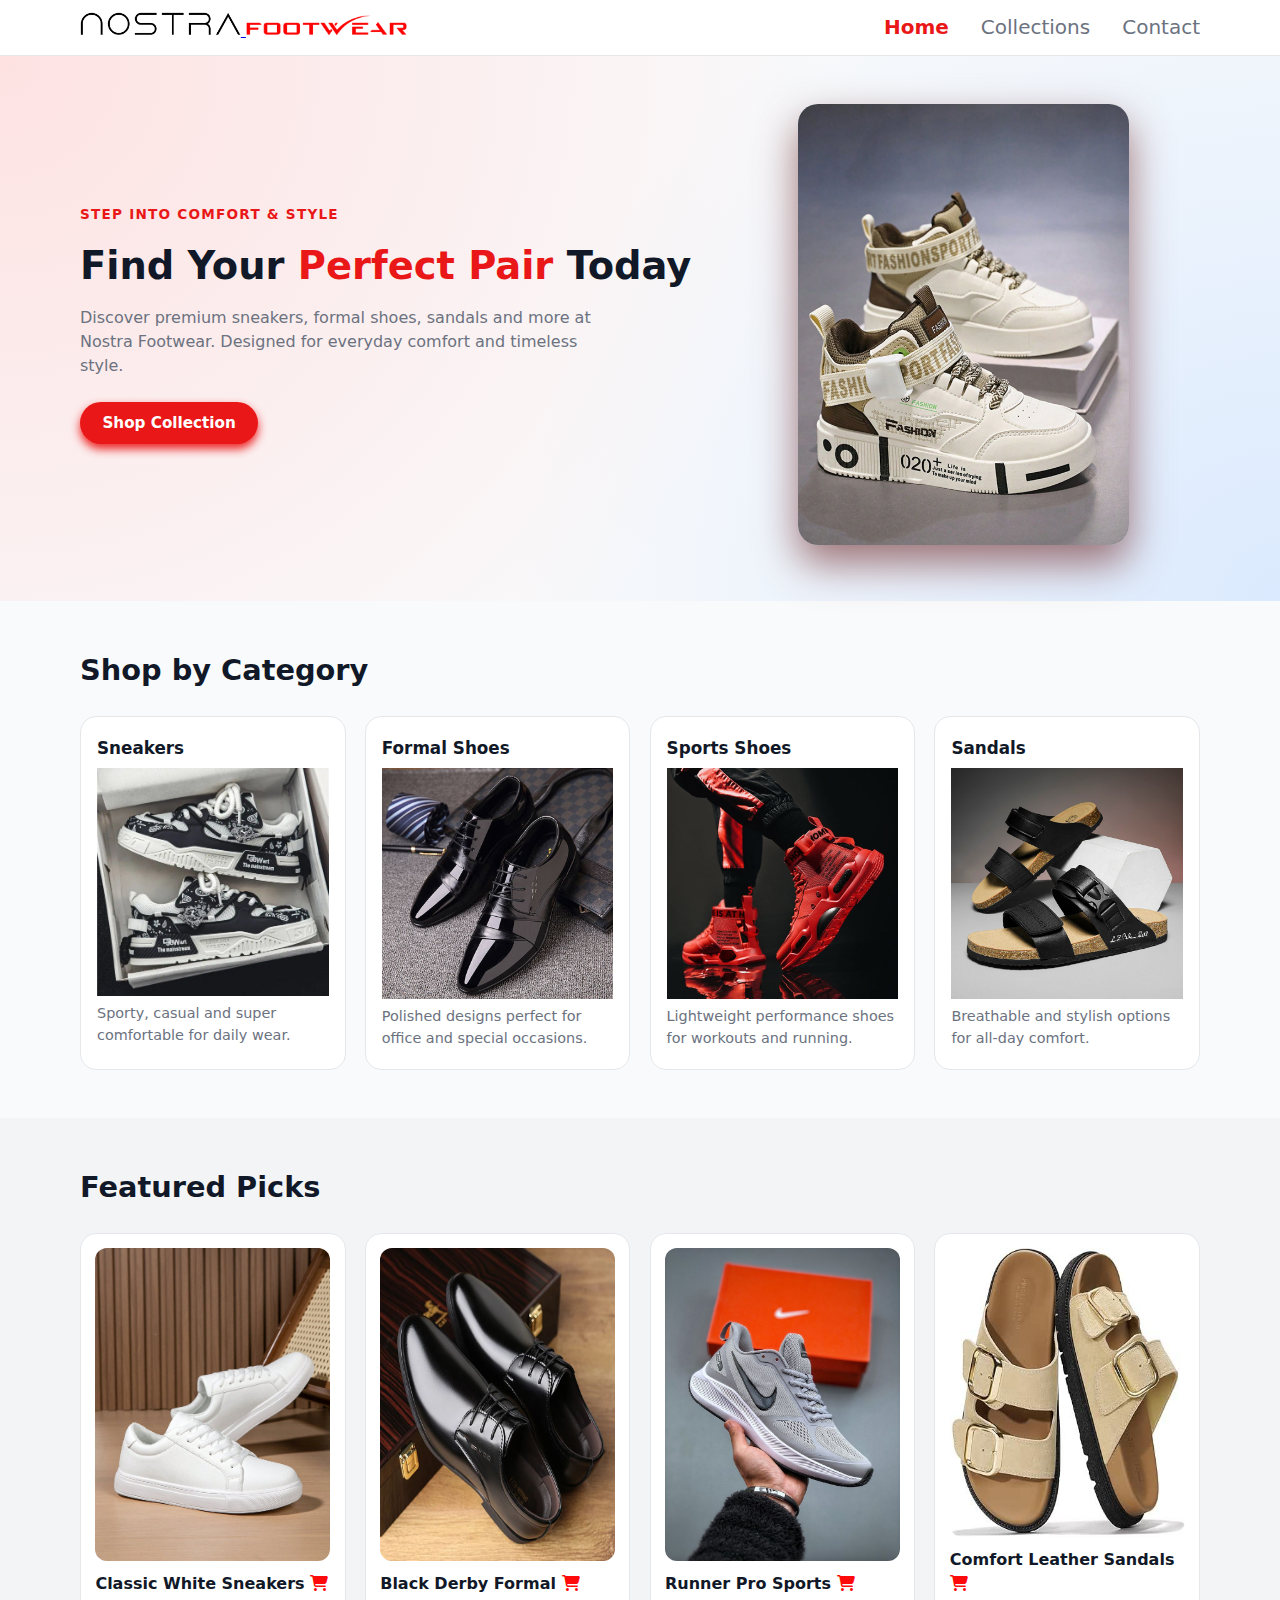
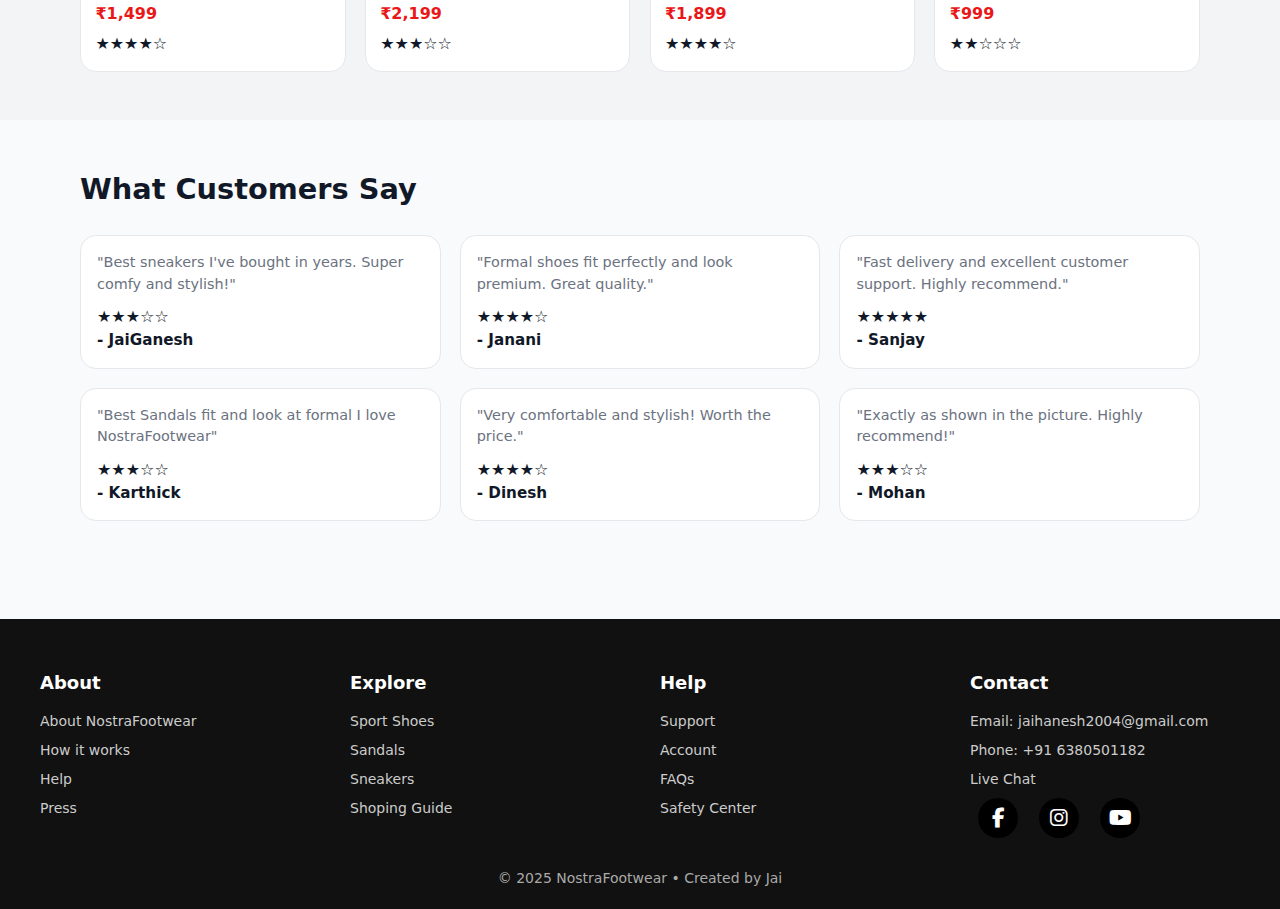
<file: index.html>
<!DOCTYPE html>
<html lang="en">

<head>
    <meta charset="UTF-8">
    <meta name="viewport" content="width=device-width, initial-scale=1.0">
    <title>Nostra Footwear | Home</title>
    <link rel="stylesheet" href="style.css">
    <link rel="stylesheet" href="https://cdnjs.cloudflare.com/ajax/libs/font-awesome/6.5.0/css/all.min.css">
</head>


<body>
    <!-- Navbar -->
    <header class="navbar">
        <div class="container nav-content">
            <a href="index.html" class="logo"><img src="images/Logo.png" alt="">
                <span>
                    <img src=" images/Logo2.png" alt="">
                </span></a>
            <nav class="nav-links">
                <a href="index.html" class="active">Home</a>
                <a href="collection.html">Collections</a>
                <a href="contact.html">Contact</a>
            </nav>
            <button class="menu-toggle" id="menuToggle">☰</button>
        </div>
    </header>

    <!-- Mobile Menu -->
    <nav class="mobile-menu" id="mobileMenu">
        <a href="index.html" class="active">Home</a>
        <a href="collection.html">Collections</a>
        <a href="contact.html">Contact</a>
    </nav>

    <!-- Hero Section -->
    <section class="hero">
        <div class="container hero-content">
            <div class="hero-text">
                <p class="tagline">Step Into Comfort & Style</p>
                <h1>Find Your <span>Perfect Pair</span> Today</h1>
                <p class="hero-subtitle">
                    Discover premium sneakers, formal shoes, sandals and more at Nostra Footwear.
                    Designed for everyday comfort and timeless style.
                </p>
                <a href="collection.html" class="btn primary-btn">Shop Collection</a>
            </div>
            <div class="hero-image">
                <div class="shoe-circle"></div>
                <img src="images/HeroSection1.jpg" alt="Sneakers">
            </div>
        </div>
    </section>

    <!-- Categories Section -->
    <section class="section">
        <div class="container">
            <h2 class="section-title">Shop by Category</h2>
            <div class="category-grid">
                <div class="category-card">
                    <h3>Sneakers</h3>
                    <img src="images/Categorie1.jpg" alt="Category image">
                    <p>Sporty, casual and super comfortable for daily wear.</p>
                </div>
                <div class="category-card">
                    <h3>Formal Shoes</h3>
                    <img src="images/Categorie2.jpg" alt="Category image">
                    <p>Polished designs perfect for office and special occasions.</p>
                </div>
                <div class="category-card">
                    <h3>Sports Shoes</h3>
                    <img src="images/Categorie3.jpg" alt="Category image">
                    <p>Lightweight performance shoes for workouts and running.</p>
                </div>
                <div class="category-card">
                    <h3>Sandals</h3>
                    <img src="images/Categorie4.jpg" alt="Category image">
                    <p>Breathable and stylish options for all-day comfort.</p>
                </div>
            </div>
        </div>
    </section>

    <!-- Featured Products Section -->
    <section class="section section-alt">
        <div class="container">
            <h2 class="section-title">Featured Picks</h2>
            <div class="product-grid">
                <div class="product-card">
                    <img src="images/product1.jpg" alt="Products">
                    <h3>Classic White Sneakers   <i class="fa-solid fa-cart-shopping" style="color: #ff0a0a;"></i></h3>
                    <p class="price">₹1,499</p>
                    <div class="stars">★★★★☆</div>
                </div>
                <div class="product-card">
                    <img src="images/product2.jpg" alt="Products">
                    <h3>Black Derby Formal <i class="fa-solid fa-cart-shopping" style="color: #ff0a0a;"></i></h3>
                    <p class="price">₹2,199</p>
                    <div class="stars">★★★☆☆</div>
                </div>
                <div class="product-card">
                    <img src="images/product3.jpg" alt="Products">
                    <h3>Runner Pro Sports <i class="fa-solid fa-cart-shopping" style="color: #ff0a0a;"></i></h3>
                    <p class="price">₹1,899</p>
                    <div class="stars">★★★★☆</div>
                </div>
                <div class="product-card">
                    <img src="images/product4.jpg" alt="Products">
                    <h3>Comfort Leather Sandals  <i class="fa-solid fa-cart-shopping" style="color: #ff0a0a;"></i> </h3>
                    <p class="price">₹999</p>
                    <div class="stars">★★☆☆☆</div>
                </div>
            </div>
        </div>
    </section>

    <!-- Custamer Reviwes -->
    <section class="section">
        <div class="container">
            <h2 class="section-title">What Customers Say</h2>
            <div class="testimonial-grid">
                <div class="testimonial-card">
                    <p>"Best sneakers I've bought in years. Super comfy and stylish!"</p>
                    <div class="stars">★★★☆☆</div>
                    <h4>- JaiGanesh</h4>
                </div>
                <div class="testimonial-card">
                    <p>"Formal shoes fit perfectly and look premium. Great quality."</p>
                    <div class="stars">★★★★☆</div>
                    <h4>- Janani</h4>
                </div>
                <div class="testimonial-card">
                    <p>"Fast delivery and excellent customer support. Highly recommend."</p>
                    <div class="stars">★★★★★</div>
                    <h4>- Sanjay</h4>
                </div>
                <div class="testimonial-card">
                    <p>"Best Sandals fit and look at formal I love NostraFootwear"</p>
                    <div class="stars">★★★☆☆</div>
                    <h4>- Karthick</h4>
                </div>
                <div class="testimonial-card">
                    <p>"Very comfortable and stylish! Worth the price."</p>
                    <div class="stars">★★★★☆</div>
                    <h4>- Dinesh</h4>
                </div>
                <div class="testimonial-card">
                    <p>"Exactly as shown in the picture. Highly recommend!"</p>
                    <div class="stars">★★★☆☆</div>
                    <h4>- Mohan</h4>
                </div>
            </div>
        </div>
    </section>

    <!-- FOOTER -->
    <footer class="main-footer">

        <div class="footer-top">

            <div class="footer-column">
                <h3>About</h3>
                <a href="#">About NostraFootwear</a>
                <a href="#">How it works</a>
                <a href="#">Help</a>
                <a href="#">Press</a>
            </div>

            <div class="footer-column">
                <h3>Explore</h3>
                <a href="#"> Sport Shoes</a>
                <a href="#">Sandals</a>
                <a href="#">Sneakers</a>
                <a href="#">Shoping Guide</a>
            </div>

            <div class="footer-column">
                <h3>Help</h3>
                <a href="#">Support</a>
                <a href="#">Account</a>
                <a href="#">FAQs</a>
                <a href="#">Safety Center</a>
            </div>

            <div class="footer-column">
                <h3>Contact</h3>
                <a href="#">Email: jaihanesh2004@gmail.com</a>
                <a href="#">Phone: +91 6380501182</a>
                <a href="#">Live Chat</a>
                <div class="social-icons">
                    <a href="#"><i class="fab fa-facebook-f"></i></a>
                    <a href="#"><i class="fab fa-instagram"></i></a>
                    <a href="#"><i class="fab fa-youtube"></i></a>
                </div>
            </div>

        </div>

        <div class="footer-bottom">
            <p>© 2025 NostraFootwear • Created by Jai</p>
        </div>

    </footer>
    <!-- link javascript -->
    <script src="script.js"></script>
</body>

</html>
</file>
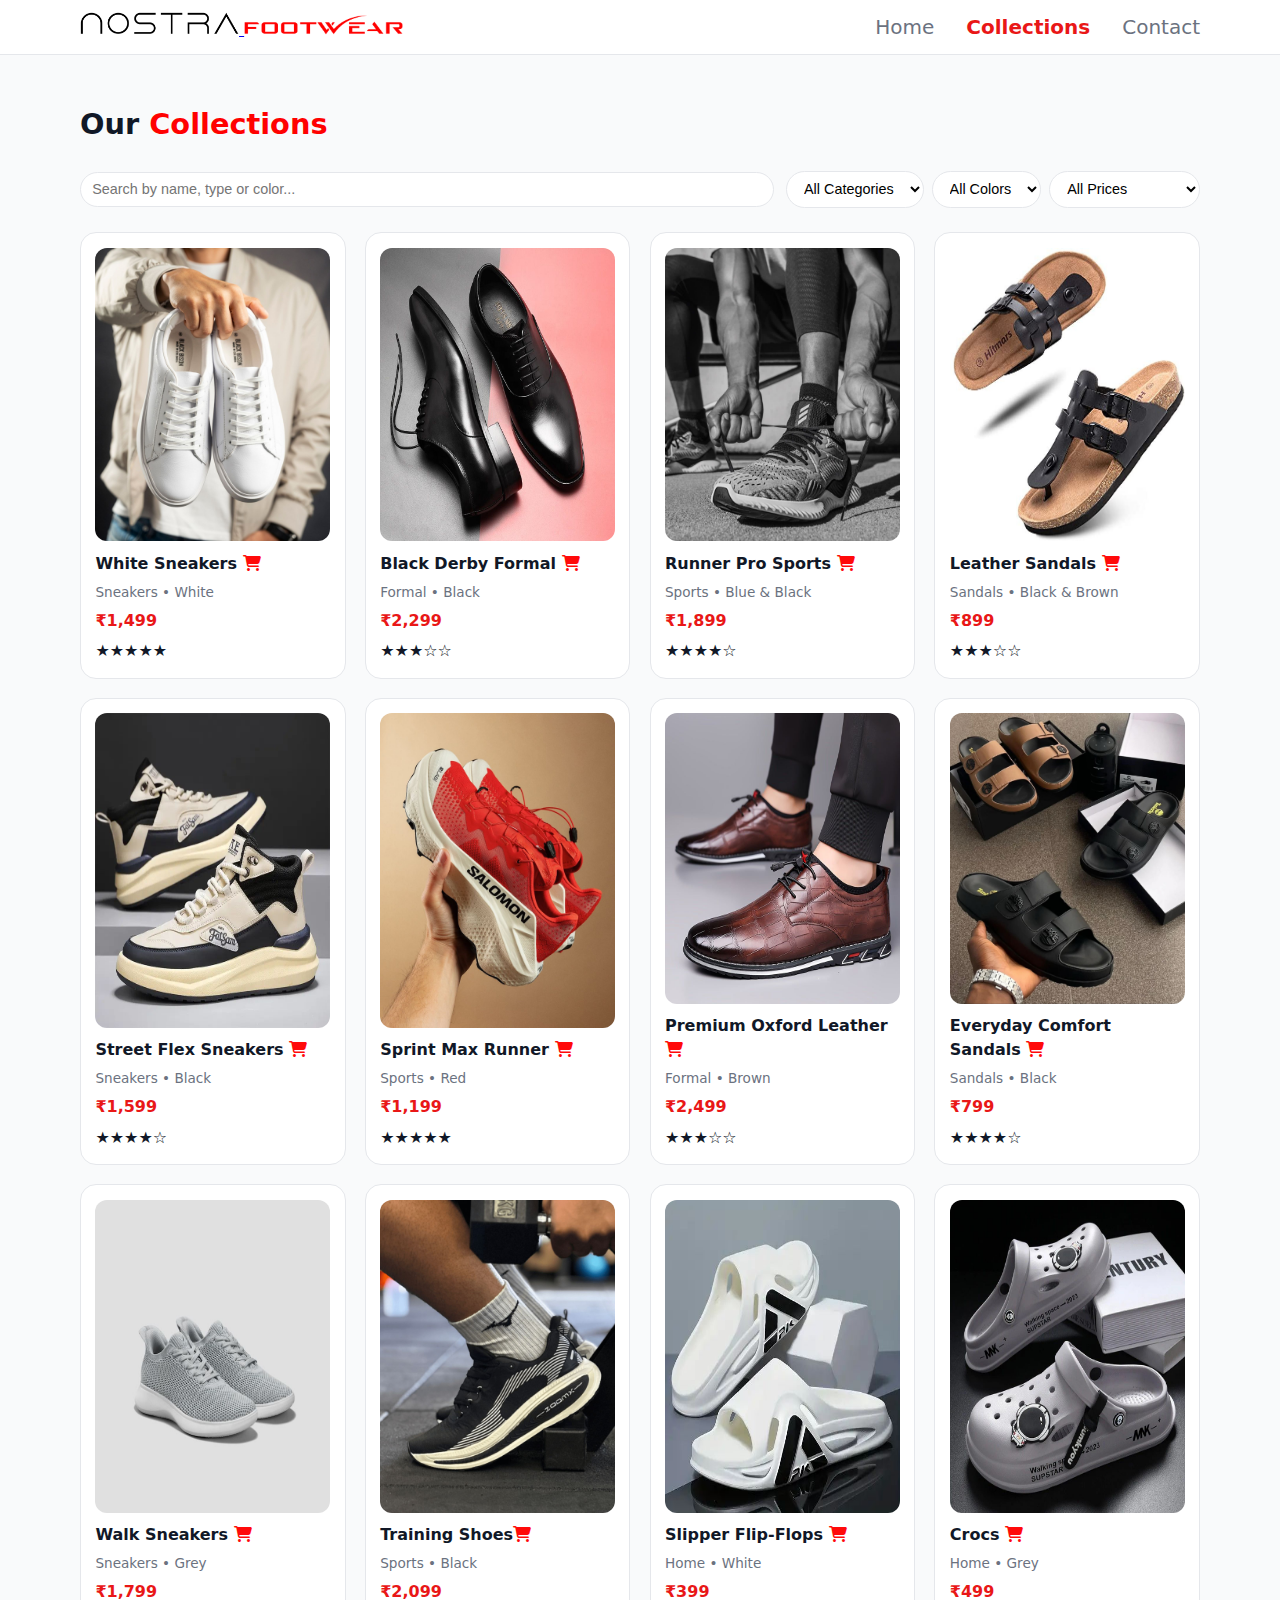
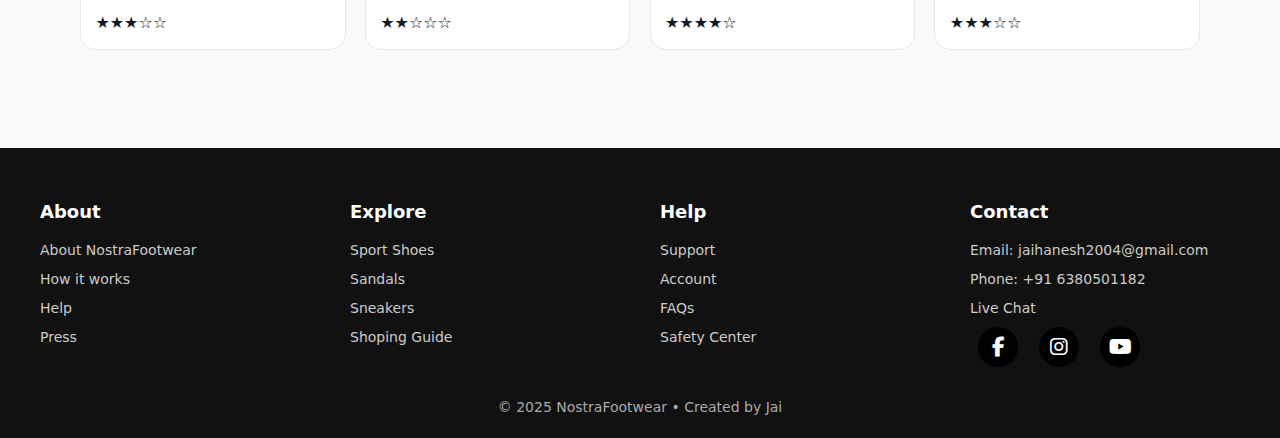
<file: collection.html>
<!DOCTYPE html>
<html lang="en">

<head>
    <meta charset="UTF-8">
    <meta name="viewport" content="width=device-width, initial-scale=1.0">
    <title>Nostra Footwear | Collections</title>
    <link rel="stylesheet" href="style.css">
    <link rel="stylesheet" href="https://cdnjs.cloudflare.com/ajax/libs/font-awesome/6.5.0/css/all.min.css">
</head>

<body>
    <!-- Navbar -->
    <header class="navbar">
        <div class="container nav-content">
            <a href="index.html" class="logo"><img src="images/Logo.png" alt="">
                <span>
                    <img src="images/Logo2.png" alt="">
                </span></a>
            <nav class="nav-links">
                <a href="index.html">Home</a>
                <a href="collection.html" class="active">Collections</a>
                <a href="contact.html">Contact</a>
            </nav>
            <button class="menu-toggle" id="menuToggle">☰</button>
        </div>
    </header>

    <!-- Mobile Menu -->
    <nav class="mobile-menu" id="mobileMenu">
        <a href="index.html">Home</a>
        <a href="collection.html" class="active">Collections</a>
        <a href="contact.html">Contact</a>
    </nav>

    <main class="section">
        <div class="container">
            <h1 class="section-title">Our <span>Collections </span></h1>

            <!-- Search + Filter Panel -->
            <div class="filter-bar">
                <input type="text" id="searchInput" placeholder="Search by name, type or color..." />

                <div class="filter-group">
                    <select id="categoryFilter">
                        <option value="all">All Categories</option>
                        <option value="sneakers">Sneakers</option>
                        <option value="formal">Formal</option>
                        <option value="sports">Sports</option>
                        <option value="sandals">Sandals</option>
                        <option value="home">Home</option>
                    </select>

                    <select id="colorFilter">
                        <option value="all">All Colors</option>
                        <option value="white">White</option>
                        <option value="black">Black</option>
                        <option value="blue">Blue</option>
                        <option value="red">Red</option>
                        <option value="brown">Brown</option>
                        <option value="grey">Grey</option>
                    </select>

                    <select id="priceFilter">
                        <option value="all">All Prices</option>
                        <option value="low">Below ₹1,000</option>
                        <option value="mid">₹1,000 - ₹2,000</option>
                        <option value="high">Above ₹2,000</option>
                    </select>
                </div>
            </div>

            <!-- Products Grid -->
            <div class="product-grid" id="productGrid">
                <!-- Each product uses data-* attributes for JS filter -->
                <div class="product-card product" data-category="sneakers" data-color="white" data-price="1499">
                    <img src="images/PC1.jpg" alt="">
                    <h3>White Sneakers <i class="fa-solid fa-cart-shopping" style="color: #ff0a0a;"></i></h3>
                    <p class="product-meta">Sneakers • White</p>
                    <p class="price">₹1,499</p>
                    <div class="stars">★★★★★</div>
                </div>

                <div class="product-card product" data-category="formal" data-color="black" data-price="2299">
                    <img src="images/PC2.jpg" alt="">
                    <h3>Black Derby Formal <i class="fa-solid fa-cart-shopping" style="color: #ff0a0a;"></i></h3>
                    <p class="product-meta">Formal • Black</p>
                    <p class="price">₹2,299</p>
                    <div class="stars">★★★☆☆</div>
                </div>

                <div class="product-card product" data-category="sports" data-color="blue" data-price="1899">
                    <img src="images/PC3.jpg" alt="">
                    <h3>Runner Pro Sports <i class="fa-solid fa-cart-shopping" style="color: #ff0a0a;"></i></h3>
                    <p class="product-meta">Sports • Blue & Black</p>
                    <p class="price">₹1,899</p>
                    <div class="stars">★★★★☆</div>
                </div>

                <div class="product-card product" data-category="sandals" data-color="brown" data-price="899">
                    <img src="images/PC4.jpg" alt="">
                    <h3>Leather Sandals <i class="fa-solid fa-cart-shopping" style="color: #ff0a0a;"></i></h3>
                    <p class="product-meta">Sandals • Black & Brown</p>
                    <p class="price">₹899</p>
                    <div class="stars">★★★☆☆</div>
                </div>

                <div class="product-card product" data-category="sneakers" data-color="black" data-price="1599">
                    <img src="images/PC5.jpg" alt="">
                    <h3>Street Flex Sneakers <i class="fa-solid fa-cart-shopping" style="color: #ff0a0a;"></i></h3>
                    <p class="product-meta">Sneakers • Black</p>
                    <p class="price">₹1,599</p>
                    <div class="stars">★★★★☆</div>
                </div>

                <div class="product-card product" data-category="sports" data-color="red" data-price="1199">
                    <img src="images/PC6.jpg" alt="">
                    <h3>Sprint Max Runner <i class="fa-solid fa-cart-shopping" style="color: #ff0a0a;"></i></h3>
                    <p class="product-meta">Sports • Red</p>
                    <p class="price">₹1,199</p>
                    <div class="stars">★★★★★</div>
                </div>

                <div class="product-card product" data-category="formal" data-color="brown" data-price="2499">
                    <img src="images/PC7.jpg" alt="">
                    <h3>Premium Oxford Leather <i class="fa-solid fa-cart-shopping" style="color: #ff0a0a;"></i></h3>
                    <p class="product-meta">Formal • Brown</p>
                    <p class="price">₹2,499</p>
                    <div class="stars">★★★☆☆</div>
                </div>

                <div class="product-card product" data-category="sandals" data-color="black" data-price="799">
                    <img src="images/PC8.jpg" alt="">
                    <h3>Everyday Comfort Sandals <i class="fa-solid fa-cart-shopping" style="color: #ff0a0a;"></i></h3>
                    <p class="product-meta">Sandals • Black</p>
                    <p class="price">₹799</p>
                    <div class="stars">★★★★☆</div>
                </div>

                <div class="product-card product" data-category="sneakers" data-color="blue" data-price="1799">
                    <img src="images/PC9.jpg" alt="">
                    <h3>Walk Sneakers <i class="fa-solid fa-cart-shopping" style="color: #ff0a0a;"></i></h3>
                    <p class="product-meta">Sneakers • Grey</p>
                    <p class="price">₹1,799</p>
                    <div class="stars">★★★☆☆</div>
                </div>

                <div class="product-card product" data-category="sports" data-color="white" data-price="2099">
                    <img src="images/PC10.jpg" alt="">
                    <h3>Training Shoes<i class="fa-solid fa-cart-shopping" style="color: #ff0a0a;"></i></h3>
                    <p class="product-meta">Sports • Black</p>
                    <p class="price">₹2,099</p>
                    <div class="stars">★★☆☆☆</div>
                </div>
                <div class="product-card product" data-category="sports" data-color="white" data-price="2099">
                    <img src="images/PC11.jpg" alt="">
                    <h3>Slipper Flip-Flops <i class="fa-solid fa-cart-shopping" style="color: #ff0a0a;"></i></h3>
                    <p class="product-meta">Home • White</p>
                    <p class="price">₹399</p>
                    <div class="stars">★★★★☆</div>
                </div>
                <div class="product-card product" data-category="sports" data-color="white" data-price="2099">
                    <img src="images/PC12.jpg" alt="">
                    <h3>Crocs <i class="fa-solid fa-cart-shopping" style="color: #ff0a0a;"></i></h3>
                    <p class="product-meta">Home • Grey</p>
                    <p class="price">₹499</p>
                    <div class="stars">★★★☆☆</div>
                </div>
            </div>

            <p id="noResultsMessage" class="no-results-message" style="display: none;">
                No products match your search or filters.
            </p>
        </div>
    </main>

    <!-- FOOTER -->
    <footer class="main-footer">

        <div class="footer-top">

            <div class="footer-column">
                <h3>About</h3>
                <a href="#">About NostraFootwear</a>
                <a href="#">How it works</a>
                <a href="#">Help</a>
                <a href="#">Press</a>
            </div>

            <div class="footer-column">
                <h3>Explore</h3>
                <a href="#"> Sport Shoes</a>
                <a href="#">Sandals</a>
                <a href="#">Sneakers</a>
                <a href="#">Shoping Guide</a>
            </div>

            <div class="footer-column">
                <h3>Help</h3>
                <a href="#">Support</a>
                <a href="#">Account</a>
                <a href="#">FAQs</a>
                <a href="#">Safety Center</a>
            </div>

            <div class="footer-column">
                <h3>Contact</h3>
                <a href="#">Email: jaihanesh2004@gmail.com</a>
                <a href="#">Phone: +91 6380501182</a>
                <a href="#">Live Chat</a>
                <div class="social-icons">
                    <a href="#"><i class="fab fa-facebook-f"></i></a>
                    <a href="#"><i class="fab fa-instagram"></i></a>
                    <a href="#"><i class="fab fa-youtube"></i></a>
                </div>
            </div>

        </div>

        <div class="footer-bottom">
            <p>© 2025 NostraFootwear • Created by Jai</p>
        </div>

    </footer>
    <!-- Link javascript -->

    <script src="script.js"></script>
</body>

</html>
</file>
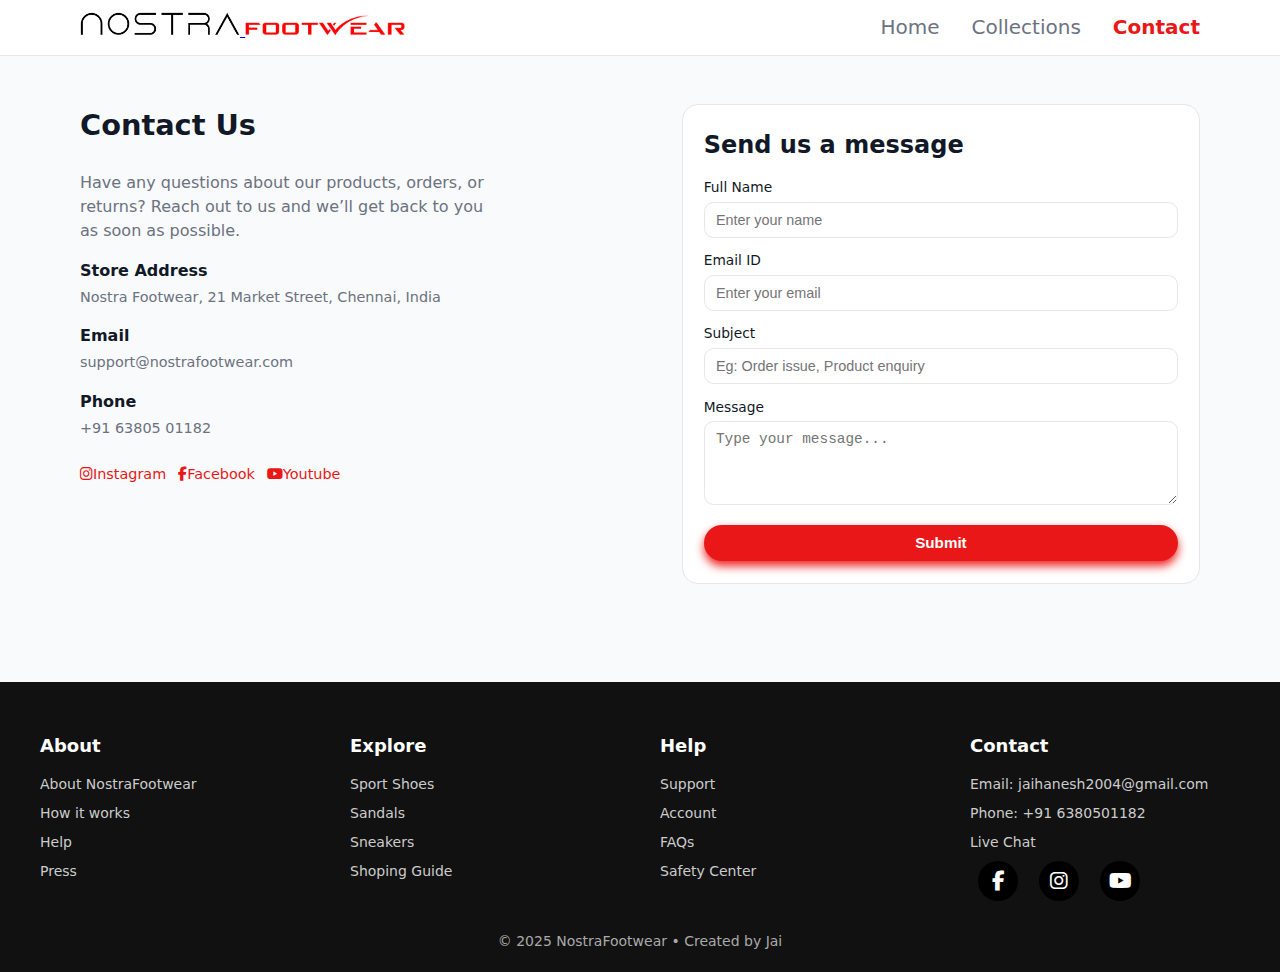
<file: contact.html>
<!DOCTYPE html>
<html lang="en">

<head>
    <meta charset="UTF-8">
    <meta name="viewport" content="width=device-width, initial-scale=1.0">
    <title>Nostra Footwear | Contact</title>
    <link rel="stylesheet" href="style.css">
    <link rel="stylesheet" href="https://cdnjs.cloudflare.com/ajax/libs/font-awesome/6.5.0/css/all.min.css">
</head>

<body>
    <!-- Navbar -->
    <header class="navbar">
        <div class="container nav-content">
            <a href="index.html" class="logo"><img src="images/Logo.png" alt="">
                <span>
                    <img src="images/Logo2.png" alt="">
                </span></a>
            <nav class="nav-links">
                <a href="index.html">Home</a>
                <a href="collection.html">Collections</a>
                <a href="contact.html" class="active">Contact</a>
            </nav>
            <button class="menu-toggle" id="menuToggle">☰</button>
        </div>
    </header>

    <!-- Mobile Menu -->
    <nav class="mobile-menu" id="mobileMenu">
        <a href="index.html">Home</a>
        <a href="collection.html">Collections</a>
        <a href="contact.html" class="active">Contact</a>
    </nav>

    <main class="section">
        <div class="container contact-layout">
            <div class="contact-info">
                <h1 class="section-title">Contact Us</h1>
                <p class="contact-text">
                    Have any questions about our products, orders, or returns?
                    Reach out to us and we’ll get back to you as soon as possible.
                </p>

                <div class="info-block">
                    <h3>Store Address</h3>
                    <p>Nostra Footwear, 21 Market Street, Chennai, India</p>
                </div>

                <div class="info-block">
                    <h3>Email</h3>
                    <p>support@nostrafootwear.com</p>
                </div>

                <div class="info-block">
                    <h3>Phone</h3>
                    <p>+91 63805 01182</p>
                </div>

                <div class="social-links">
                    <a href="#"><i class="fab fa-instagram"></i>Instagram</a>
                    <a href="#"><i class="fab fa-facebook-f"></i>Facebook</a>
                    <a href="#"><i class="fab fa-youtube"></i>Youtube</a>
                </div>
            </div>

            <div class="contact-form-card">
                <h2>Send us a message</h2>
                <form class="contact-form">
                    <div class="form-group">
                        <label for="name">Full Name</label>
                        <input type="text" id="name" placeholder="Enter your name" required>
                    </div>

                    <div class="form-group">
                        <label for="email">Email ID</label>
                        <input type="email" id="email" placeholder="Enter your email" required>
                    </div>

                    <div class="form-group">
                        <label for="subject">Subject</label>
                        <input type="text" id="subject" placeholder="Eg: Order issue, Product enquiry" required>
                    </div>

                    <div class="form-group">
                        <label for="message">Message</label>
                        <textarea id="message" rows="4" placeholder="Type your message..." required></textarea>
                    </div>

                    <button type="submit" class="btn primary-btn full-btn">Submit</button>
                </form>
            </div>
        </div>
    </main>

    <!-- FOOTER -->
    <footer class="main-footer">

        <div class="footer-top">

            <div class="footer-column">
                <h3>About</h3>
                <a href="#">About NostraFootwear</a>
                <a href="#">How it works</a>
                <a href="#">Help</a>
                <a href="#">Press</a>
            </div>

            <div class="footer-column">
                <h3>Explore</h3>
                <a href="#"> Sport Shoes</a>
                <a href="#">Sandals</a>
                <a href="#">Sneakers</a>
                <a href="#">Shoping Guide</a>
            </div>

            <div class="footer-column">
                <h3>Help</h3>
                <a href="#">Support</a>
                <a href="#">Account</a>
                <a href="#">FAQs</a>
                <a href="#">Safety Center</a>
            </div>

            <div class="footer-column">
                <h3>Contact</h3>
                <a href="#">Email: jaihanesh2004@gmail.com</a>
                <a href="#">Phone: +91 6380501182</a>
                <a href="#">Live Chat</a>
                <div class="social-icons">
                    <a href="#"><i class="fab fa-facebook-f"></i></a>
                    <a href="#"><i class="fab fa-instagram"></i></a>
                    <a href="#"><i class="fab fa-youtube"></i></a>
                </div>
            </div>

        </div>

        <div class="footer-bottom">
            <p>© 2025 NostraFootwear • Created by Jai</p>
        </div>

    </footer>
    <!-- Link javascript -->

    <script src="script.js"></script>
</body>

</html>
</file>
<file: style.css>
/* ============ Base ============ */
* {
    box-sizing: border-box;
    margin: 0;
    padding: 0;
}

:root {
    --primary: #111827;
    --accent: #e91717;
    --background: #f9fafb;
    --text: #111827;
    --muted: #6b7280;
    --card-bg: #ffffff;
    --border: #e5e7eb;
}

body {
    font-family: system-ui, -apple-system, BlinkMacSystemFont, "Segoe UI", sans-serif;
    background-color: var(--background);
    color: var(--text);
    line-height: 1.5;
}

/* Container */
.container {
    width: 90%;
    max-width: 1120px;
    margin: 0 auto;
}

/* ============ Navbar ============ */
.navbar {
    background-color: #ffffff;
    border-bottom: 1px solid var(--border);
    position: sticky;
    top: 0;
    z-index: 10;
}

.nav-content {
    display: flex;
    align-items: center;
    justify-content: space-between;
    padding: 0.75rem 0;
}

.logo img {
    width: 20%;
}

.logo span {
    color: var(--accent);
}

.nav-links {
    display: flex;
    gap: 2.0rem;
}

.nav-links a {
    text-decoration: none;
    color: var(--muted);
    font-size: 20px;
    transition: color 0.2s;
}

.nav-links a:hover {
    color: var(--accent);
}

.nav-links .active {
    color: var(--accent);
    font-weight: 600;
}

/* Mobile menu button */
.menu-toggle {
    display: none;
    border: none;
    background: none;
    font-size: 1.4rem;
}

/* Mobile menu */
.mobile-menu {
    display: none;
    flex-direction: column;
    background-color: #ffffff;
    border-bottom: 1px solid var(--border);
}

.mobile-menu a {
    padding: 0.75rem 1rem;
    text-decoration: none;
    color: var(--muted);
    border-top: 1px solid var(--border);
}

.mobile-menu a.active,
.mobile-menu a:hover {
    color: var(--accent);
}

/* ============ Hero ============ */
.hero {
    padding: 3rem 0 3.5rem;
    background: radial-gradient(circle at top left, #fee2e2, transparent 60%),
        radial-gradient(circle at bottom right, #dbeafe, transparent 55%);
}

.hero-content {
    display: grid;
    grid-template-columns: minmax(0, 1.3fr) minmax(0, 1fr);
    gap: 2rem;
    align-items: center;
}

.tagline {
    font-size: 0.85rem;
    text-transform: uppercase;
    letter-spacing: 0.09em;
    color: var(--accent);
    font-weight: 600;
    margin-bottom: 0.75rem;
}

.hero h1 {
    font-size: 2.4rem;
    margin-bottom: 0.75rem;
}

.hero h1 span {
    color: var(--accent);
}

.hero-subtitle {
    color: var(--muted);
    max-width: 32rem;
    margin-bottom: 1.5rem;
}

.hero-image {
    position: relative;
    display: flex;
    justify-content: center;
}

.shoe-circle {
    position: absolute;
    width: 260px;
    height: 260px;
    border-radius: 50%;
    background: #fee2e2;
    opacity: 0.7;
    top: 10%;
    left: 15%;
    z-index: -1;
}

.hero-image img {
    max-width: 70%;
    border-radius: 20px;
    box-shadow: 0 18px 40px rgba(117, 52, 52, 0.678);
}

/* ============ Sections ============ */
.section {
    padding: 3rem 0;
}

.section-alt {
    background-color: #f3f4f6;
}

.section-title {
    font-size: 1.8rem;
    margin-bottom: 1.5rem;
}
.section-title span{
    color: #FF0101;
}

/* ============ Buttons ============ */
.btn {
    display: inline-flex;
    align-items: center;
    justify-content: center;
    padding: 0.6rem 1.4rem;
    border-radius: 999px;
    border: none;
    text-decoration: none;
    font-size: 0.95rem;
    cursor: pointer;
}

.primary-btn {
    background-color: var(--accent);
    color: #ffffff;
    font-weight: 600;
    box-shadow: 0 5px 10px rgba(236, 22, 22, 0.932);
    transition: transform 0.1s, box-shadow 0.1s;
}

.primary-btn:hover {
    transform: translateY(-1px);
    box-shadow: 0 10px 20px rgba(236, 22, 22, 0.932);
}

.full-btn {
    width: 100%;
}

/* ============ Categories ============ */
.category-grid {
    display: grid;
    grid-template-columns: repeat(4, minmax(0, 1fr));
    gap: 1.2rem;
}

.category-card {
    background-color: var(--card-bg);
    border-radius: 1rem;
    padding: 1.2rem 1rem;
    border: 1px solid var(--border);
    transition: transform 0.12s, box-shadow 0.12s;
}

.category-card img {
    width: 100%;
    

}

.category-card:hover {
    transform: translateY(-5px);
    box-shadow: 0 12px 24px rgba(42, 15, 15, 0.14);
}

.category-card h3 {
    margin-bottom: 0.4rem;
    font-size: 1.05rem;
}

.category-card p {
    font-size: 0.9rem;
    color: var(--muted);
}

/* ============ Products Grid ============ */
.product-grid {
    display: grid;
    grid-template-columns: repeat(4, minmax(0, 1fr));
    gap: 1.2rem;
}

.product-card {
    background-color: var(--card-bg);
    border-radius: 1rem;
    border: 1px solid var(--border);
    padding: 0.9rem;
    display: flex;
    flex-direction: column;
    gap: 0.4rem;
    transition: transform 0.1s, box-shadow 0.1s;
}

.product-card:hover {
    transform: translateY(-3px);
    box-shadow: 0 12px 24px rgba(15, 23, 42, 0.14);
}

.product-card img {
    width: 100%;
    height: 80%;
    border-radius: 0.75rem;
    
}


.product-card h3 {
    font-size: 1rem;
    margin-top: 0.25rem;
}

.product-meta {
    font-size: 0.85rem;
    color: var(--muted);
}

.price {
    font-weight: 600;
    color: var(--accent);
}

/* ============ Filter Bar ============ */
.filter-bar {
    display: flex;
    flex-wrap: wrap;
    gap: 0.75rem;
    margin-bottom: 1.5rem;
    align-items: center;
}

.filter-bar input {
    flex: 1 1 220px;
    padding: 0.55rem 0.7rem;
    border-radius: 999px;
    border: 1px solid var(--border);
    font-size: 0.9rem;
}

.filter-group {
    display: flex;
    flex-wrap: wrap;
    gap: 0.5rem;
}

.filter-group select {
    padding: 0.55rem 0.8rem;
    border-radius: 999px;
    border: 1px solid var(--border);
    background-color: #ffffff;
    font-size: 0.9rem;
}

.no-results-message {
    margin-top: 1.5rem;
    color: var(--muted);
    font-size: 0.95rem;
}

/* ============ Testimonials ============ */
.testimonial-grid {
    display: grid;
    grid-template-columns: repeat(3, minmax(0, 1fr));
    gap: 1.2rem;
}

.testimonial-card {
    background-color: var(--card-bg);
    border-radius: 1rem;
    border: 1px solid var(--border);
    padding: 1rem;
}

.testimonial-card p {
    font-size: 0.9rem;
    color: var(--muted);
    margin-bottom: 0.6rem;
}

.testimonial-card h4 {
    font-size: 0.95rem;
}

/* ============ Contact Page ============ */
.contact-layout {
    display: grid;
    grid-template-columns: minmax(0, 1.1fr) minmax(0, 1fr);
    gap: 2rem;
}

.contact-text {
    color: var(--muted);
    margin-bottom: 1rem;
    max-width: 26rem;
}

.info-block {
    margin-top: 1rem;
}

.info-block h3 {
    font-size: 1rem;
    margin-bottom: 0.25rem;
}

.info-block p {
    font-size: 0.9rem;
    color: var(--muted);
}

.social-links {
    margin-top: 1.5rem;
    display: flex;
    flex-wrap: wrap;
    gap: 0.75rem;
}

.social-links a {
    text-decoration: none;
    font-size: 0.9rem;
    color: var(--accent);
}

.contact-form-card {
    background-color: var(--card-bg);
    border-radius: 1rem;
    border: 1px solid var(--border);
    padding: 1.4rem 1.3rem;
}

.contact-form-card h2 {
    margin-bottom: 0.9rem;
}

.contact-form .form-group {
    margin-bottom: 0.8rem;
}

.contact-form label {
    display: block;
    font-size: 0.86rem;
    margin-bottom: 0.25rem;
}

.contact-form input,
.contact-form textarea {
    width: 100%;
    padding: 0.55rem 0.7rem;
    border-radius: 0.6rem;
    border: 1px solid var(--border);
    font-size: 0.9rem;
}

/* ============ Footer ============ */

.main-footer {
    background: #111;
    color: white;
    padding: 50px 40px 20px;
    margin-top: 50px;
}

.footer-top {
    display: grid;
    grid-template-columns: repeat(auto-fit, minmax(180px, 1fr));
    gap: 40px;
    margin-bottom: 30px;
}

.footer-column h3 {
    font-size: 18px;
    margin-bottom: 15px;
}

.footer-column a {
    display: block;
    color: #ccc;
    text-decoration: none;
    margin-bottom: 8px;
    font-size: 14px;
}

.footer-column a:hover {
    color: #f03c3cfb;
}

/* Social Icons */
.social-icons a {
    display: inline-block;
    width: 40px;
    height: 40px;
    background: black;
    color: white;
    border-radius: 50%;
    line-height: 40px;
    text-align: center;
    margin: 0 8px;
    font-size: 20px;
    transition: 0.3s;
}

.social-icons a:hover {
    background: #ffb0b0;
    transform: scale(1.1);
}


/* Divider */
.main-footer hr {
    border: none;
    border-top: 1px solid #444;
    margin: 20px 0;
}

/* Bottom */
.footer-bottom p {
    text-align: center;
    color: #aaa;
    font-size: 14px;
}


/* ============ Responsive ============ */
@media (max-width: 900px) {
    .hero-content {
        grid-template-columns: minmax(0, 1fr);
        text-align: left;
    }

    .hero-image {
        order: -1;
    }

    .hero-image {
        width: 60%;
        margin-left: 100px;
    }

    .category-grid,
    .product-grid,
    .testimonial-grid {
        grid-template-columns: repeat(2, minmax(0, 1fr));
    }
    
    .contact-layout {
        grid-template-columns: minmax(0, 1fr);
    }
    .logo img {
        width: 30%;
    }
}

@media (max-width: 700px) {
    .nav-links {
        display: none;
    }

    .menu-toggle {
        display: block;
    }

    .category-grid,
    .product-grid,
    .testimonial-grid {
        grid-template-columns: repeat(2, minmax(0, 1fr));
    }

    .category-card img {
        width: 100%;
    }

    .hero-image {
        width: 50%;
        margin-left: 100px;
    }

    .product-card img {
        width: 100%;
        height: 70%;
        
    }

    .logo img {
        width: 30%;
    }

    /* Footer  */
    .social-icons a {
        margin-top: 20px;

    }

}
@media (max-width: 480px) {
    .logo img {
        width: 30%;
    }
    .footer-top {
    display: grid;
    grid-template-columns: repeat(2, minmax(180px, 1fr));
    
}
}
</file>
